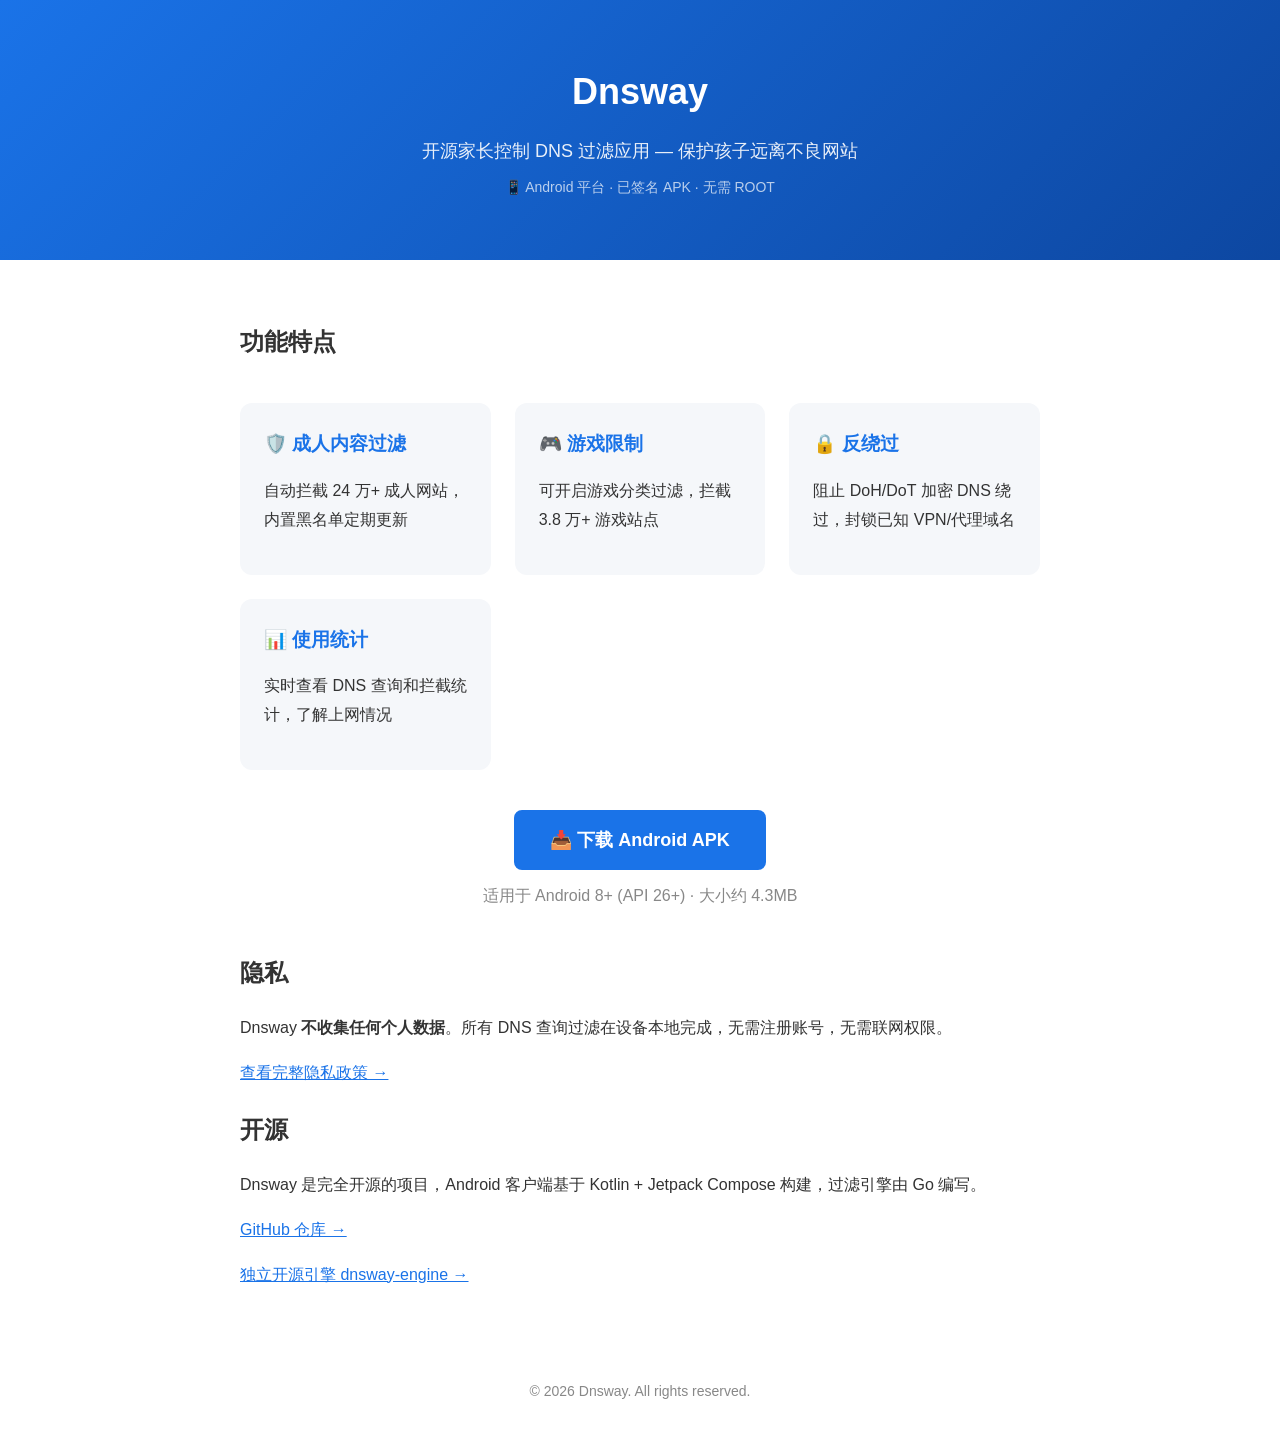
<file: docs/index.html>
<!DOCTYPE html>
<html lang="zh-CN">
<head>
<meta charset="UTF-8">
<meta name="viewport" content="width=device-width,initial-scale=1.0">
<title>Dnsway — 家长控制 DNS 过滤</title>
<!-- Google tag (gtag.js) -->
<script async src="https://www.googletagmanager.com/gtag/js?id=G-X6JP49P6MJ"></script>
<script>
  window.dataLayer = window.dataLayer || [];
  function gtag(){dataLayer.push(arguments);}
  gtag('js', new Date());
  gtag('config', 'G-X6JP49P6MJ');
</script>
<style>
body{font-family:-apple-system,Helvetica,Arial,sans-serif;margin:0;padding:0;color:#333;line-height:1.8}
.hero{background:linear-gradient(135deg,#1a73e8,#0d47a1);color:#fff;padding:60px 20px;text-align:center}
.hero h1{font-size:36px;margin:0 0 10px}
.hero p{font-size:18px;opacity:.9;max-width:600px;margin:0 auto}
.container{max-width:800px;margin:0 auto;padding:40px 20px}
.features{display:grid;grid-template-columns:repeat(auto-fit,minmax(240px,1fr));gap:24px;margin:40px 0}
.feature{background:#f5f7fa;border-radius:12px;padding:24px}
.feature h3{margin:0 0 8px;color:#1a73e8}
.download{text-align:center;margin:40px 0}
.btn{display:inline-block;background:#1a73e8;color:#fff;padding:14px 36px;border-radius:8px;text-decoration:none;font-size:18px;font-weight:600}
.btn:hover{background:#1557b0}
.footer{text-align:center;padding:20px;color:#888;font-size:14px}
a{color:#1a73e8}
</style>
</head>
<body>
<div class="hero">
  <h1>Dnsway</h1>
  <p>开源家长控制 DNS 过滤应用 — 保护孩子远离不良网站</p>
  <p style="margin-top:8px;font-size:14px;opacity:.7">📱 Android 平台 · 已签名 APK · 无需 ROOT</p>
</div>
<div class="container">
  <h2>功能特点</h2>
  <div class="features">
    <div class="feature">
      <h3>🛡️ 成人内容过滤</h3>
      <p>自动拦截 24 万+ 成人网站，内置黑名单定期更新</p>
    </div>
    <div class="feature">
      <h3>🎮 游戏限制</h3>
      <p>可开启游戏分类过滤，拦截 3.8 万+ 游戏站点</p>
    </div>
    <div class="feature">
      <h3>🔒 反绕过</h3>
      <p>阻止 DoH/DoT 加密 DNS 绕过，封锁已知 VPN/代理域名</p>
    </div>
    <div class="feature">
      <h3>📊 使用统计</h3>
      <p>实时查看 DNS 查询和拦截统计，了解上网情况</p>
    </div>
  </div>

  <div class="download">
    <a class="btn" href="https://github.com/yoshinaga211/dnsway/releases/latest/download/Dnsway.apk">📥 下载 Android APK</a>
    <p style="margin-top:12px;color:#888">适用于 Android 8+ (API 26+) · 大小约 4.3MB</p>
  </div>

  <h2>隐私</h2>
  <p>Dnsway <strong>不收集任何个人数据</strong>。所有 DNS 查询过滤在设备本地完成，无需注册账号，无需联网权限。</p>
  <p><a href="privacy_policy.html">查看完整隐私政策 →</a></p>

  <h2>开源</h2>
  <p>Dnsway 是完全开源的项目，Android 客户端基于 Kotlin + Jetpack Compose 构建，过滤引擎由 Go 编写。</p>
  <p><a href="https://github.com/yoshinaga211/dnsway">GitHub 仓库 →</a></p>
  <p><a href="https://github.com/yoshinaga211/dnsway-engine">独立开源引擎 dnsway-engine →</a></p>
</div>
<div class="footer">
  <p>&copy; 2026 Dnsway. All rights reserved.</p>
</div>
</body>
</html>
</file>
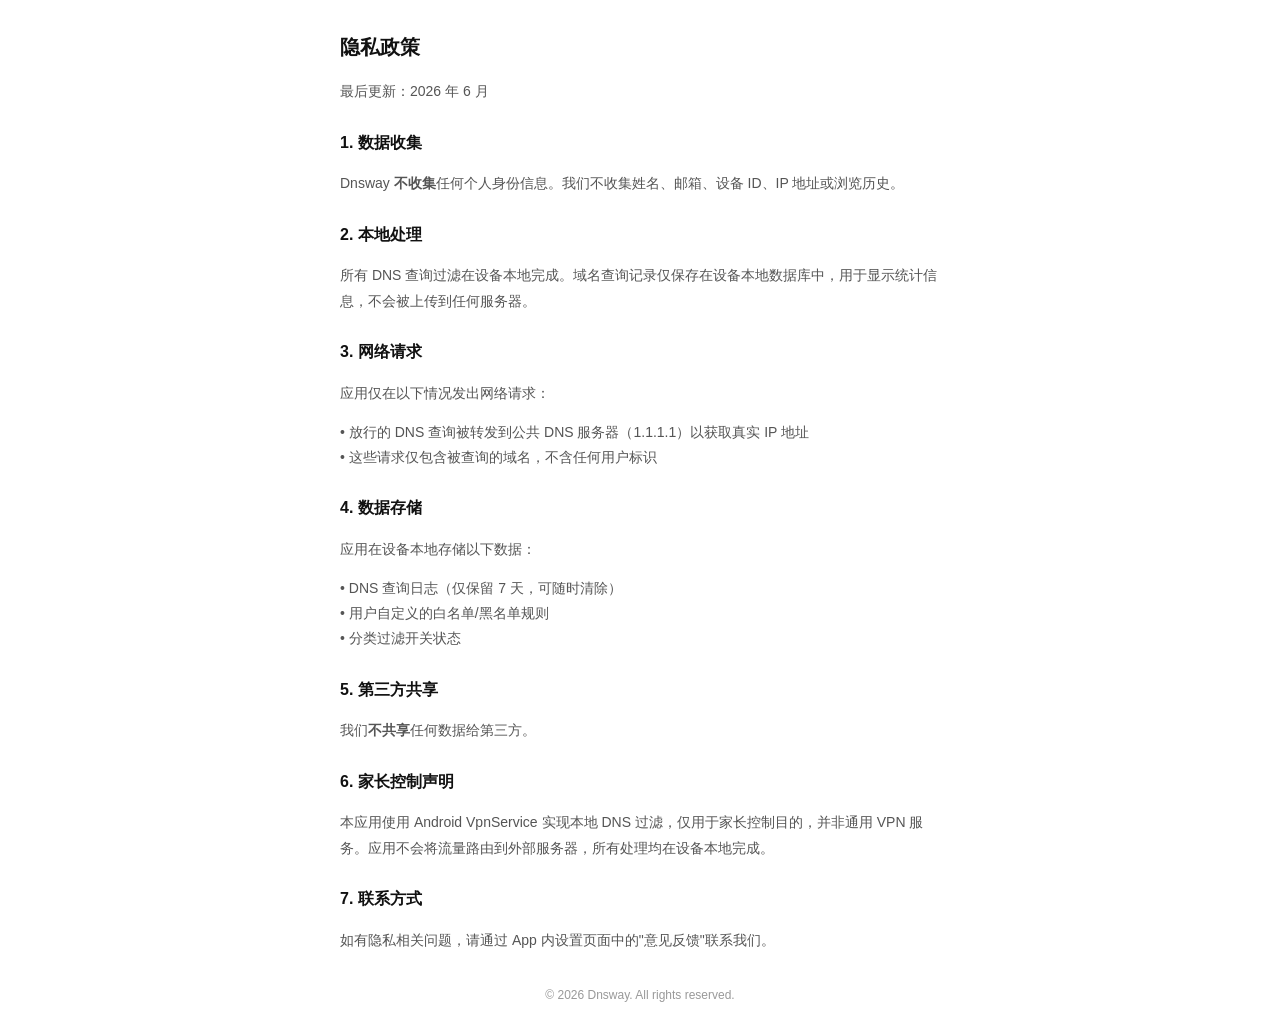
<file: docs/privacy_policy.html>
<!DOCTYPE html>
<html lang="zh-CN">
<head>
<meta charset="UTF-8">
<meta name="viewport" content="width=device-width,initial-scale=1.0">
<title>隐私政策 - Dnsway</title>
<style>
body{font-family:-apple-system,Helvetica,Arial,sans-serif;padding:16px;line-height:1.8;color:#333;max-width:600px;margin:0 auto}
h1{font-size:20px;color:#111}
h2{font-size:16px;color:#111;margin-top:24px}
p{font-size:14px;color:#555}
.footer{margin-top:32px;font-size:12px;color:#999;text-align:center}
</style>
</head>
<body>
<h1>隐私政策</h1>
<p>最后更新：2026 年 6 月</p>

<h2>1. 数据收集</h2>
<p>Dnsway <strong>不收集</strong>任何个人身份信息。我们不收集姓名、邮箱、设备 ID、IP 地址或浏览历史。</p>

<h2>2. 本地处理</h2>
<p>所有 DNS 查询过滤在设备本地完成。域名查询记录仅保存在设备本地数据库中，用于显示统计信息，不会被上传到任何服务器。</p>

<h2>3. 网络请求</h2>
<p>应用仅在以下情况发出网络请求：</p>
<p>• 放行的 DNS 查询被转发到公共 DNS 服务器（1.1.1.1）以获取真实 IP 地址<br>
• 这些请求仅包含被查询的域名，不含任何用户标识</p>

<h2>4. 数据存储</h2>
<p>应用在设备本地存储以下数据：</p>
<p>• DNS 查询日志（仅保留 7 天，可随时清除）<br>
• 用户自定义的白名单/黑名单规则<br>
• 分类过滤开关状态</p>

<h2>5. 第三方共享</h2>
<p>我们<strong>不共享</strong>任何数据给第三方。</p>

<h2>6. 家长控制声明</h2>
<p>本应用使用 Android VpnService 实现本地 DNS 过滤，仅用于家长控制目的，并非通用 VPN 服务。应用不会将流量路由到外部服务器，所有处理均在设备本地完成。</p>

<h2>7. 联系方式</h2>
<p>如有隐私相关问题，请通过 App 内设置页面中的"意见反馈"联系我们。</p>

<div class="footer">&copy; 2026 Dnsway. All rights reserved.</div>
</body>
</html>
</file>
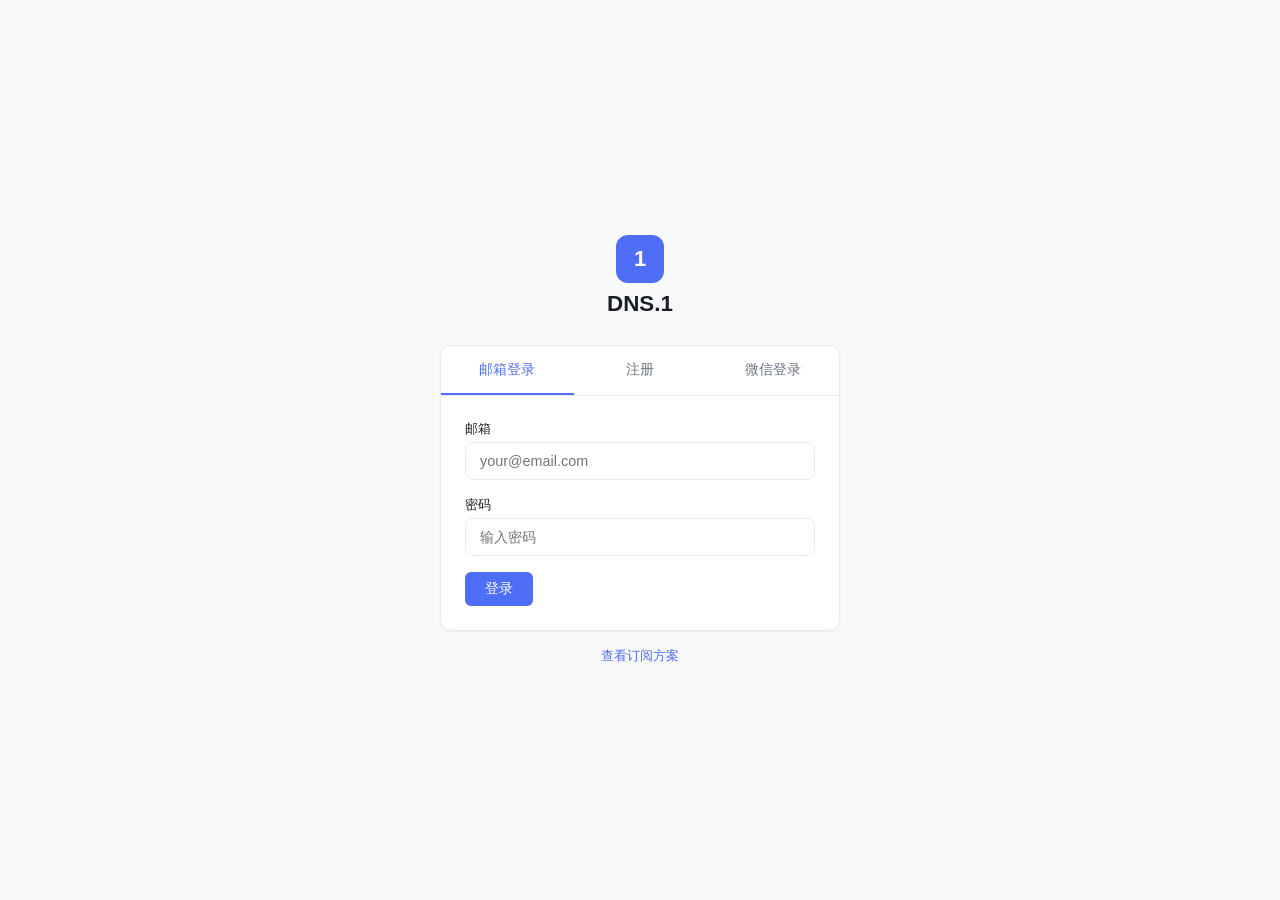
<file: templates/login.html>
<!DOCTYPE html>
<html lang="zh-CN">
<head>
    <meta charset="UTF-8">
    <meta name="viewport" content="width=device-width, initial-scale=1.0">
    <title>DNS.1 — Login</title>
    <link rel="stylesheet" href="/static/css/app.css">
    <style>
        .login-body { display: flex; justify-content: center; align-items: center; min-height: 100vh; }
        .login-container { width: 400px; max-width: 94vw; }
        .brand { text-align: center; margin-bottom: 28px; }
        .brand .logo { display: inline-flex; align-items: center; justify-content: center; width: 48px; height: 48px; background: var(--primary); color: #fff; border-radius: 12px; font-size: 22px; font-weight: 700; margin-bottom: 8px; }
        .brand h1 { font-size: 1.4rem; font-weight: 700; }
        .auth-card { background: var(--surface); border: 1px solid var(--border); border-radius: 12px; overflow: hidden; box-shadow: 0 1px 3px rgba(0,0,0,0.04); }
        .tabs { display: flex; border-bottom: 1px solid var(--border); }
        .tab { flex: 1; text-align: center; padding: 14px; cursor: pointer; font-size: 0.88rem; color: var(--muted); font-weight: 500; border-bottom: 2px solid transparent; transition: all 0.15s; }
        .tab:hover { color: var(--text); }
        .tab.active { color: var(--primary); border-bottom-color: var(--primary); }
        .panel { display: none; padding: 24px; }
        .panel.active { display: block; }
        .form-group { margin-bottom: 16px; }
        .form-group label { display: block; font-size: 0.82rem; font-weight: 500; margin-bottom: 4px; color: var(--text); }
        .form-group input { width: 100%; padding: 10px 14px; border: 1px solid var(--border); border-radius: 8px; font-size: 0.9rem; outline: none; transition: border 0.15s; }
        .form-group input:focus { border-color: var(--primary); box-shadow: 0 0 0 3px rgba(79,110,247,0.1); }
        .btn-email { background: #1a1d26; color: #fff; }
        .error { color: var(--red); font-size: 0.8rem; margin-top: 8px; text-align: center; display: none; }
        .error.show { display: block; }
        .qr-box { text-align: center; padding: 20px 0; }
        .qr-placeholder { width: 180px; height: 180px; background: var(--bg); border: 1px dashed var(--border); border-radius: 12px; margin: 0 auto; display: flex; align-items: center; justify-content: center; color: var(--muted); font-size: 0.82rem; }
        .pricing-link { text-align: center; margin-top: 16px; font-size: 0.82rem; color: var(--muted); }
        .pricing-link a { color: var(--primary); text-decoration: none; font-weight: 500; }
    </style>
</head>
<body class="login-body">
<div class="login-container">
    <div class="brand">
        <div class="logo">1</div>
        <h1>DNS.1</h1>
    </div>
    <div class="auth-card">
        <div class="tabs">
            <div class="tab active" data-tab="login">邮箱登录</div>
            <div class="tab" data-tab="register">注册</div>
            <div class="tab" data-tab="wechat">微信登录</div>
        </div>

        <!-- Email Login -->
        <div class="panel active" id="panel-login">
            <div class="form-group"><label>邮箱</label><input type="email" id="loginEmail" placeholder="your@email.com"></div>
            <div class="form-group"><label>密码</label><input type="password" id="loginPassword" placeholder="输入密码"></div>
            <button class="btn btn-primary" onclick="doLogin()">登录</button>
            <div class="error" id="loginError"></div>
        </div>

        <!-- Register -->
        <div class="panel" id="panel-register">
            <div class="form-group"><label>邮箱</label><input type="email" id="regEmail" placeholder="your@email.com"></div>
            <div class="form-group"><label>密码</label><input type="password" id="regPassword" placeholder="至少 6 位"></div>
            <button class="btn btn-email" onclick="doRegister()">注册（7 天免费试用）</button>
            <div class="error" id="regError"></div>
        </div>

        <!-- WeChat QR Login -->
        <div class="panel" id="panel-wechat">
            <div class="qr-box">
                <div class="qr-placeholder" id="qrBox">
                    <span id="qrText">微信扫码登录<br><small style="color:var(--muted);">（开发模式：点击模拟）</small></span>
                </div>
            </div>
            <button class="btn btn-primary" onclick="mockWechatLogin()" style="margin-top:8px;">模拟微信登录</button>
            <div class="error" id="wechatError"></div>
        </div>
    </div>
    <div class="pricing-link"><a href="/pricing">查看订阅方案</a></div>
</div>

<script src="/static/js/app.js"></script>
<script>
function showTab(name) {
    document.querySelectorAll('.tab, .panel').forEach(el => el.classList.remove('active'));
    document.querySelector(`.tab[data-tab="${name}"]`).classList.add('active');
    document.getElementById(`panel-${name}`).classList.add('active');
    document.querySelectorAll('.error').forEach(e => e.classList.remove('show'));
}

document.querySelectorAll('.tab').forEach(t => t.addEventListener('click', () => showTab(t.dataset.tab)));

async function doLogin() {
    const email = document.getElementById('loginEmail').value.trim();
    const password = document.getElementById('loginPassword').value;
    const errEl = document.getElementById('loginError');
    if (!email || !password) { errEl.textContent = '请输入邮箱和密码'; errEl.classList.add('show'); return; }
    try {
        const data = await api('/auth/login', { method: 'POST', body: JSON.stringify({ email, password }) });
        saveAuth(data.token);
    } catch(e) { errEl.textContent = e.message; errEl.classList.add('show'); }
}

async function doRegister() {
    const email = document.getElementById('regEmail').value.trim();
    const password = document.getElementById('regPassword').value;
    const errEl = document.getElementById('regError');
    if (!email || !password) { errEl.textContent = '请输入邮箱和密码'; errEl.classList.add('show'); return; }
    if (password.length < 6) { errEl.textContent = '密码至少 6 位'; errEl.classList.add('show'); return; }
    try {
        const data = await api('/auth/register', { method: 'POST', body: JSON.stringify({ email, password }) });
        saveAuth(data.token);
    } catch(e) { errEl.textContent = e.message; errEl.classList.add('show'); }
}

async function mockWechatLogin() {
    const errEl = document.getElementById('wechatError');
    try {
        const qr = await api('/auth/wechat/qrcode', { method: 'POST' });
        // In mock mode, redirect to callback with mock code
        document.getElementById('qrText').innerHTML = '登录中...';
        window.location.href = qr.qr_url;
    } catch(e) { errEl.textContent = e.message; errEl.classList.add('show'); }
}

// Enter key submits login form
document.getElementById('loginPassword').addEventListener('keydown', e => { if (e.key === 'Enter') doLogin(); });
document.getElementById('regPassword').addEventListener('keydown', e => { if (e.key === 'Enter') doRegister(); });
</script>
</body>
</html>
</file>
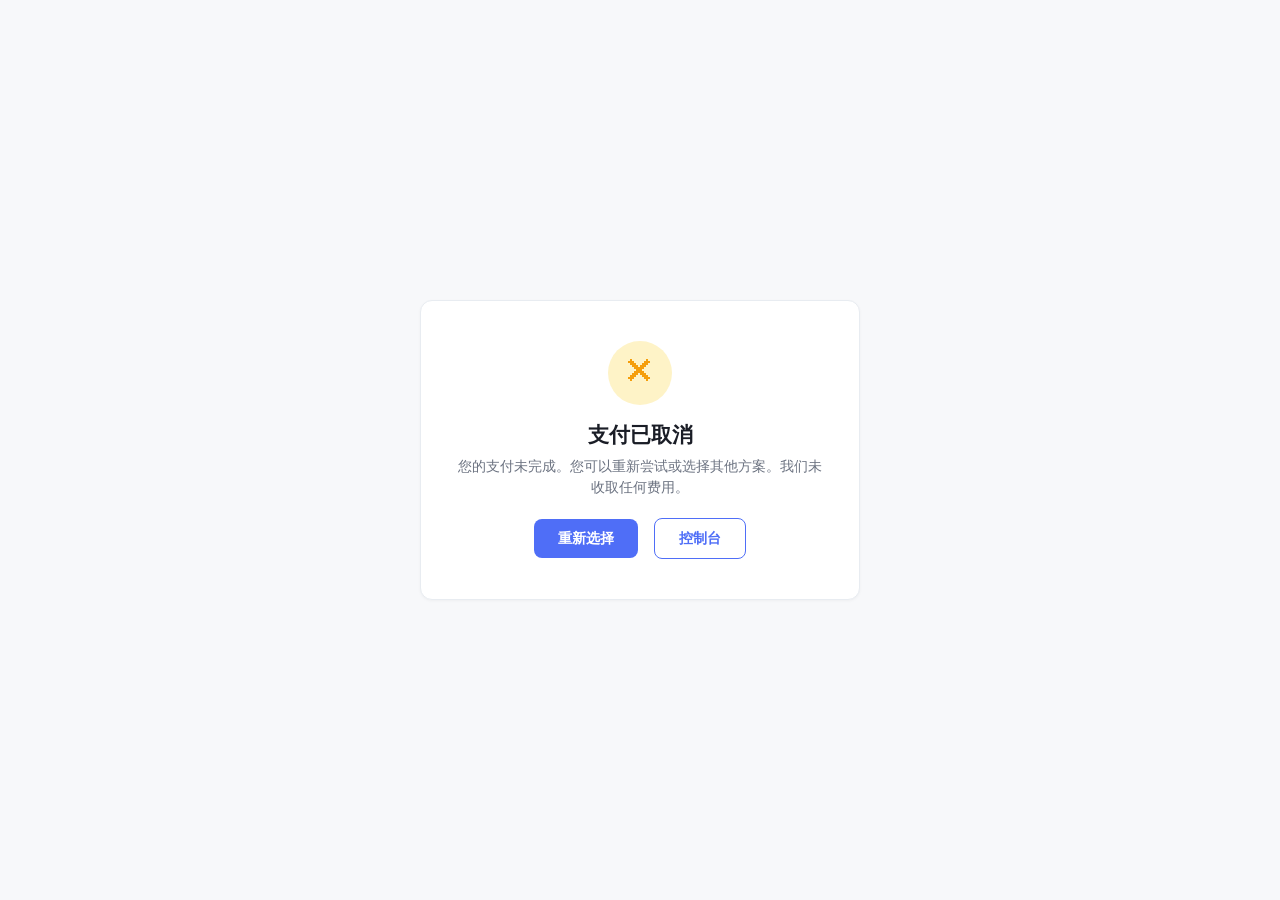
<file: templates/payment_cancel.html>
<!DOCTYPE html>
<html lang="zh-CN"><head><meta charset="UTF-8"><title>支付取消 — DNS.1</title>
<style>
:root { --primary: #4f6ef7; --bg: #f7f8fa; --surface: #fff; --border: #e8ecf1; --text: #1a1d26; --muted: #6b7280; --amber: #f59e0b; }
* { box-sizing: border-box; margin: 0; padding: 0; }
body { font-family: -apple-system, BlinkMacSystemFont, "Segoe UI", Roboto, sans-serif; background: var(--bg); display: flex; align-items: center; justify-content: center; min-height: 100vh; }
.icon { width: 64px; height: 64px; background: #fef3c7; border-radius: 50%; display: inline-flex; align-items: center; justify-content: center; font-size: 32px; margin-bottom: 16px; color: var(--amber); }
h2 { font-size: 1.3rem; margin-bottom: 8px; color: var(--text); }
p { color: var(--muted); font-size: 0.86rem; margin-bottom: 20px; line-height: 1.5; }
.btn { display: inline-block; padding: 10px 24px; background: var(--primary); color: #fff; border-radius: 8px; text-decoration: none; font-weight: 600; font-size: 0.9rem; margin: 0 6px; }
.btn:hover { opacity: 0.9; }
.btn-outline { background: var(--surface); color: var(--primary); border: 1px solid var(--primary); }
.card { background: var(--surface); border: 1px solid var(--border); border-radius: 12px; padding: 40px 32px; text-align: center; max-width: 440px; width: 90vw; box-shadow: 0 1px 3px rgba(0,0,0,0.04); }
</style></head><body>
<div class="card">
    <div class="icon">&#10005;</div>
    <h2>支付已取消</h2>
    <p>您的支付未完成。您可以重新尝试或选择其他方案。我们未收取任何费用。</p>
    <a href="/pricing" class="btn">重新选择</a>
    <a href="/dashboard" class="btn btn-outline">控制台</a>
</div>
</body></html>
</file>
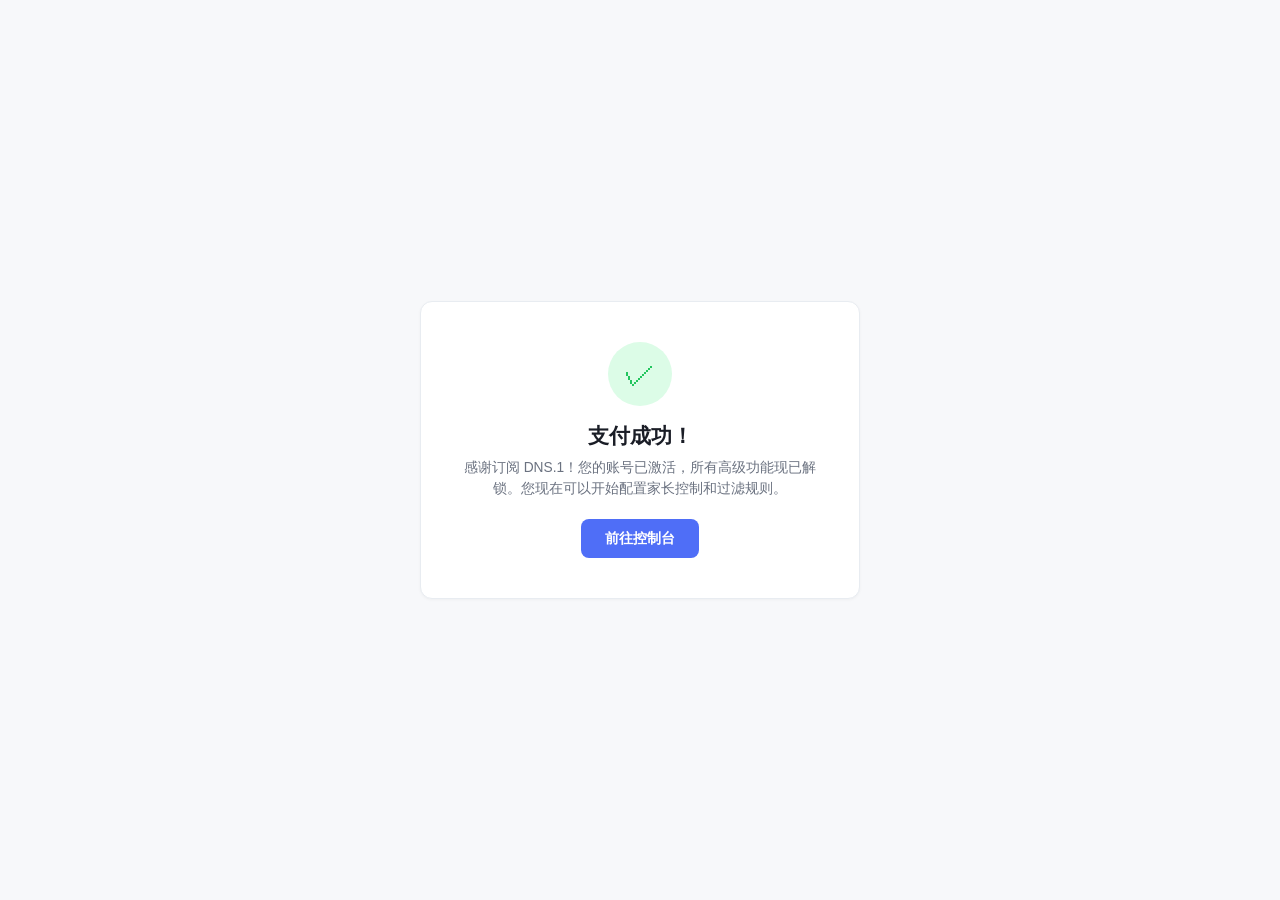
<file: templates/payment_success.html>
<!DOCTYPE html>
<html lang="zh-CN"><head><meta charset="UTF-8"><title>支付成功 — DNS.1</title>
<style>
:root { --primary: #4f6ef7; --bg: #f7f8fa; --surface: #fff; --border: #e8ecf1; --text: #1a1d26; --muted: #6b7280; --green: #22c55e; }
* { box-sizing: border-box; margin: 0; padding: 0; }
body { font-family: -apple-system, BlinkMacSystemFont, "Segoe UI", Roboto, sans-serif; background: var(--bg); display: flex; align-items: center; justify-content: center; min-height: 100vh; }
.card { background: var(--surface); border: 1px solid var(--border); border-radius: 12px; padding: 40px 32px; text-align: center; max-width: 440px; width: 90vw; box-shadow: 0 1px 3px rgba(0,0,0,0.04); }
.check { width: 64px; height: 64px; background: #dcfce7; border-radius: 50%; display: inline-flex; align-items: center; justify-content: center; font-size: 32px; margin-bottom: 16px; color: var(--green); }
h2 { font-size: 1.3rem; margin-bottom: 8px; color: var(--text); }
p { color: var(--muted); font-size: 0.86rem; margin-bottom: 20px; line-height: 1.5; }
.btn { display: inline-block; padding: 10px 24px; background: var(--primary); color: #fff; border-radius: 8px; text-decoration: none; font-weight: 600; font-size: 0.9rem; }
.btn:hover { opacity: 0.9; }
</style></head><body>
<div class="card">
    <div class="check">&#10003;</div>
    <h2>支付成功！</h2>
    <p>感谢订阅 DNS.1！您的账号已激活，所有高级功能现已解锁。您现在可以开始配置家长控制和过滤规则。</p>
    <a href="/dashboard" class="btn">前往控制台</a>
</div>
</body></html>
</file>
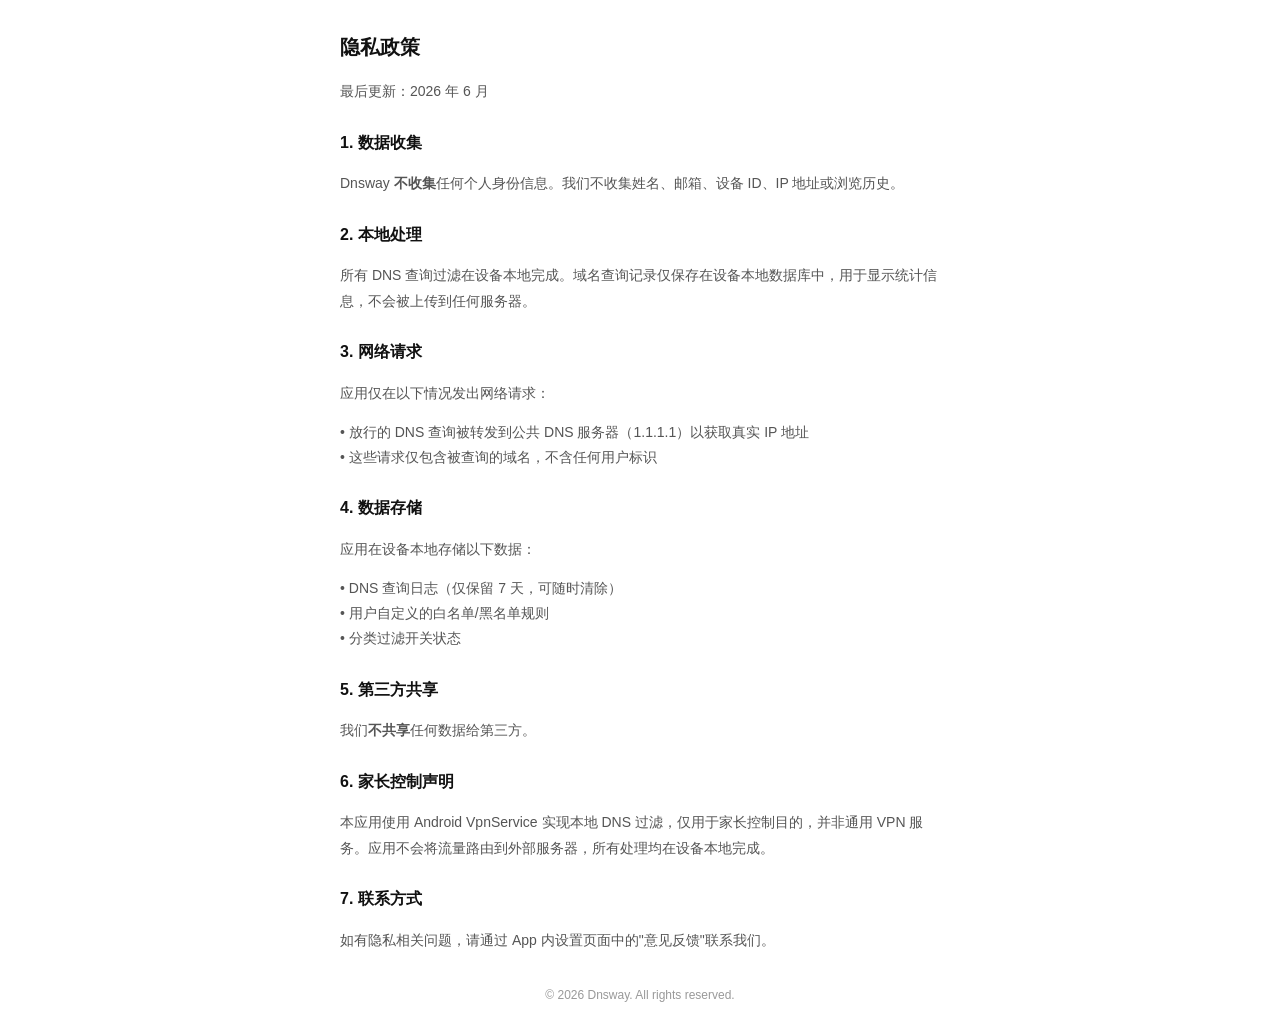
<file: android/app/src/main/assets/privacy_policy.html>
<!DOCTYPE html>
<html lang="zh-CN">
<head>
<meta charset="UTF-8">
<meta name="viewport" content="width=device-width,initial-scale=1.0">
<title>隐私政策 - Dnsway</title>
<style>
body{font-family:-apple-system,Helvetica,Arial,sans-serif;padding:16px;line-height:1.8;color:#333;max-width:600px;margin:0 auto}
h1{font-size:20px;color:#111}
h2{font-size:16px;color:#111;margin-top:24px}
p{font-size:14px;color:#555}
.footer{margin-top:32px;font-size:12px;color:#999;text-align:center}
</style>
</head>
<body>
<h1>隐私政策</h1>
<p>最后更新：2026 年 6 月</p>

<h2>1. 数据收集</h2>
<p>Dnsway <strong>不收集</strong>任何个人身份信息。我们不收集姓名、邮箱、设备 ID、IP 地址或浏览历史。</p>

<h2>2. 本地处理</h2>
<p>所有 DNS 查询过滤在设备本地完成。域名查询记录仅保存在设备本地数据库中，用于显示统计信息，不会被上传到任何服务器。</p>

<h2>3. 网络请求</h2>
<p>应用仅在以下情况发出网络请求：</p>
<p>• 放行的 DNS 查询被转发到公共 DNS 服务器（1.1.1.1）以获取真实 IP 地址<br>
• 这些请求仅包含被查询的域名，不含任何用户标识</p>

<h2>4. 数据存储</h2>
<p>应用在设备本地存储以下数据：</p>
<p>• DNS 查询日志（仅保留 7 天，可随时清除）<br>
• 用户自定义的白名单/黑名单规则<br>
• 分类过滤开关状态</p>

<h2>5. 第三方共享</h2>
<p>我们<strong>不共享</strong>任何数据给第三方。</p>

<h2>6. 家长控制声明</h2>
<p>本应用使用 Android VpnService 实现本地 DNS 过滤，仅用于家长控制目的，并非通用 VPN 服务。应用不会将流量路由到外部服务器，所有处理均在设备本地完成。</p>

<h2>7. 联系方式</h2>
<p>如有隐私相关问题，请通过 App 内设置页面中的"意见反馈"联系我们。</p>

<div class="footer">© 2026 Dnsway. All rights reserved.</div>
</body>
</html>
</file>
<file: static/css/app.css>
/* DNS.1 — Design System & Shared Styles */

:root {
  --primary: #4f6ef7;
  --primary-bg: #eef1ff;
  --primary-hover: #3b5de7;
  --bg: #f7f8fa;
  --surface: #fff;
  --border: #e8ecf1;
  --text: #1a1d26;
  --muted: #6b7280;
  --red: #ef4444;
  --green: #22c55e;
  --orange: #f59e0b;
  --sidebar-w: 224px;
  --topbar-h: 52px;
  --sidebar-bg: #1e2128;
  --sidebar-text: #9ca3af;
  --sidebar-active: #fff;
}

* { box-sizing: border-box; margin: 0; padding: 0; }
body {
  font-family: -apple-system, BlinkMacSystemFont, "Segoe UI", Roboto, "Helvetica Neue", Arial, sans-serif;
  color: var(--text); background: var(--bg); min-height: 100vh;
}

/* ── Sidebar ── */
.sidebar {
  width: var(--sidebar-w); min-width: var(--sidebar-w);
  background: var(--sidebar-bg); color: var(--sidebar-text);
  display: flex; flex-direction: column; position: fixed; top: 0; left: 0; bottom: 0;
  z-index: 100; overflow-y: auto;
}
.sidebar-brand {
  padding: 16px 20px; display: flex; align-items: center; gap: 10px;
  border-bottom: 1px solid rgba(255,255,255,0.06);
}
.sidebar-brand .logo {
  width: 32px; height: 32px; background: var(--primary); color: #fff;
  border-radius: 8px; display: flex; align-items: center; justify-content: center;
  font-size: 16px; font-weight: 700;
}
.sidebar-brand .name { font-size: 1.05rem; font-weight: 700; color: #fff; }
.sidebar-nav { flex: 1; padding: 12px 0; }
.sidebar-nav .section-label {
  padding: 16px 20px 4px; font-size: 0.7rem; text-transform: uppercase;
  letter-spacing: 0.08em; color: #4b5563;
}
.sidebar-nav .nav-item {
  display: flex; align-items: center; gap: 10px; padding: 10px 20px;
  cursor: pointer; font-size: 0.88rem; color: var(--sidebar-text);
  border-left: 3px solid transparent; transition: all 0.15s;
  text-decoration: none;
}
.sidebar-nav .nav-item:hover { color: #e5e7eb; background: rgba(255,255,255,0.03); }
.sidebar-nav .nav-item.active {
  color: var(--sidebar-active); background: rgba(79,110,247,0.15);
  border-left-color: var(--primary); font-weight: 600;
}
.sidebar-footer {
  padding: 14px 20px; border-top: 1px solid rgba(255,255,255,0.06);
  font-size: 0.75rem; color: #4b5563;
}

/* ── Main Area ── */
.main { margin-left: var(--sidebar-w); flex: 1; display: flex; flex-direction: column; min-height: 100vh; }
.topbar {
  height: var(--topbar-h); background: var(--surface); border-bottom: 1px solid var(--border);
  display: flex; align-items: center; justify-content: flex-end; padding: 0 24px;
  position: sticky; top: 0; z-index: 50; gap: 12px;
}
.topbar .profile-select {
  border: 1px solid var(--border); border-radius: 6px; padding: 5px 10px;
  font-size: 0.84rem; background: var(--bg); color: var(--text); cursor: pointer; outline: none;
}
.topbar .status-dot { width: 8px; height: 8px; border-radius: 50%; background: var(--green); margin-right: 4px; display: inline-block; }
.topbar .status-text { font-size: 0.82rem; color: var(--muted); }
.content { flex: 1; padding: 24px; max-width: 960px; }
.tab-panel { display: none; }
.tab-panel.active { display: block; }

/* ── Cards ── */
.section-card {
  background: var(--surface); border: 1px solid var(--border); border-radius: 10px;
  margin-bottom: 20px; overflow: hidden; box-shadow: 0 1px 2px rgba(0,0,0,0.03);
}
.section-header { padding: 20px 20px 8px; }
.section-title { font-size: 1rem; font-weight: 600; margin-bottom: 4px; }
.section-desc { color: var(--muted); font-size: 0.83rem; margin-bottom: 12px; line-height: 1.5; }
.section-footer { padding: 12px 20px; background: #fafbfc; border-top: 1px solid var(--border); }

/* ── Toggle Switch ── */
.toggle { position: relative; display: inline-block; width: 40px; height: 22px; flex-shrink: 0; }
.toggle input { opacity: 0; width: 0; height: 0; }
.toggle .slider {
  position: absolute; cursor: pointer; inset: 0;
  background: #d1d5db; border-radius: 22px; transition: 0.2s;
}
.toggle .slider::before {
  content: ''; position: absolute; height: 18px; width: 18px;
  left: 2px; bottom: 2px; background: white; border-radius: 50%; transition: 0.2s;
}
.toggle input:checked + .slider { background: var(--primary); }
.toggle input:checked + .slider::before { transform: translateX(18px); }

/* ── Table / Row Components ── */
.cat-row {
  display: flex; align-items: center; justify-content: space-between;
  padding: 10px 20px; border-bottom: 1px solid var(--border);
}
.cat-row:last-child { border-bottom: none; }
.cat-row .cat-info { flex: 1; }
.cat-row .cat-name { font-size: 0.9rem; font-weight: 500; }
.cat-row .cat-details { font-size: 0.8rem; color: var(--muted); margin-top: 2px; }
.cat-row .cat-tags { display: flex; gap: 4px; flex-wrap: wrap; }
.cat-tag {
  font-size: 0.7rem; padding: 2px 8px; border-radius: 4px;
  background: var(--primary-bg); color: var(--primary);
}
.cat-tag.blocked { background: #fef2f2; color: var(--red); }
.cat-row.blocked .cat-info { opacity: 0.7; }
.cat-row.allowed .cat-name { color: var(--green); }

/* ── Input / Search ── */
.search-box {
  display: flex; gap: 8px; padding: 12px 20px; border-bottom: 1px solid var(--border);
}
.search-box input {
  flex: 1; padding: 8px 12px; border: 1px solid var(--border); border-radius: 6px;
  font-size: 0.85rem; outline: none;
}
.search-box input:focus { border-color: var(--primary); box-shadow: 0 0 0 3px rgba(79,110,247,0.1); }
.search-box button {
  padding: 8px 16px; background: var(--primary); color: #fff; border: none;
  border-radius: 6px; font-size: 0.82rem; cursor: pointer; font-weight: 500;
}
.search-box button:hover { opacity: 0.9; }
.search-box .btn-blocked { background: var(--red); }
.search-box .btn-blocked:hover { background: #dc2626; }

/* ── Badges ── */
.badge-block {
  background: #fef2f2; color: var(--red); font-size: 0.72rem; font-weight: 700;
  padding: 2px 8px; border-radius: 4px;
}
.badge-allow {
  background: #dcfce7; color: var(--green); font-size: 0.72rem; font-weight: 700;
  padding: 2px 8px; border-radius: 4px;
}

/* ── Delete Button ── */
.delete-btn {
  background: none; border: none; color: var(--muted); font-size: 1.2rem;
  cursor: pointer; padding: 4px 8px; border-radius: 4px; transition: all 0.15s;
}
.delete-btn:hover { background: #fef2f2; color: var(--red); }

/* ── Time Window Card ── */
.tw-card {
  padding: 12px 20px; border-bottom: 1px solid var(--border);
}
.tw-card:last-child { border-bottom: none; }
.tw-header { display: flex; justify-content: space-between; margin-bottom: 4px; }
.tw-body { font-size: 0.83rem; color: var(--muted); }

/* ── Statistics ── */
.stat-cards { display: flex; gap: 16px; padding: 16px 20px; }
.stat-card {
  flex: 1; background: var(--bg); border-radius: 8px; padding: 16px; text-align: center;
}
.stat-number { font-size: 1.8rem; font-weight: 700; color: var(--primary); }
.stat-label { font-size: 0.78rem; color: var(--muted); margin-top: 4px; }

/* ── Buttons ── */
.btn { padding: 8px 20px; border: none; border-radius: 6px; font-size: 0.85rem; font-weight: 500; cursor: pointer; }
.btn-primary { background: var(--primary); color: #fff; }
.btn-primary:hover { opacity: 0.9; }
.btn-outline { background: transparent; color: var(--primary); border: 1px solid var(--primary); }
.btn-outline:hover { background: var(--primary-bg); }
.btn-sm { padding: 5px 12px; font-size: 0.78rem; }

/* ── Toast Notification ── */
.toast {
  position: fixed; bottom: 28px; right: 28px; background: #1e2128; color: #fff;
  padding: 10px 18px; border-radius: 8px; font-size: 0.84rem; display: none; z-index: 999;
}

/* ── Modal ── */
.modal-overlay {
  position: fixed; inset: 0; background: rgba(0,0,0,0.4); z-index: 200;
  display: flex; align-items: center; justify-content: center;
}
.modal-content {
  background: var(--surface); border-radius: 12px; padding: 24px;
  max-width: 480px; width: 90vw; max-height: 80vh; overflow-y: auto;
}
.modal-title { font-size: 1.1rem; font-weight: 600; margin-bottom: 16px; }
.modal-actions { display: flex; gap: 8px; justify-content: flex-end; margin-top: 16px; }

/* ── Tags List ── */
.tags-list { display: flex; gap: 6px; flex-wrap: wrap; }
.tag-item {
  display: inline-flex; align-items: center; gap: 4px;
  background: var(--primary-bg); color: var(--primary); font-size: 0.78rem;
  padding: 4px 10px; border-radius: 6px;
}
.tag-item .tag-remove { cursor: pointer; font-weight: bold; margin-left: 2px; }
.tag-item .tag-remove:hover { color: var(--red); }

/* ── Helper Classes ── */
.flex { display: flex; }
.flex-1 { flex: 1; }
.gap-8 { gap: 8px; }
.gap-12 { gap: 12px; }
.items-center { align-items: center; }
.justify-between { justify-content: space-between; }
.text-muted { color: var(--muted); }
.text-sm { font-size: 0.85rem; }
.mt-8 { margin-top: 8px; }
.mt-16 { margin-top: 16px; }
.mb-8 { margin-bottom: 8px; }
.mb-16 { margin-bottom: 16px; }
.p-20 { padding: 20px; }
</file>
